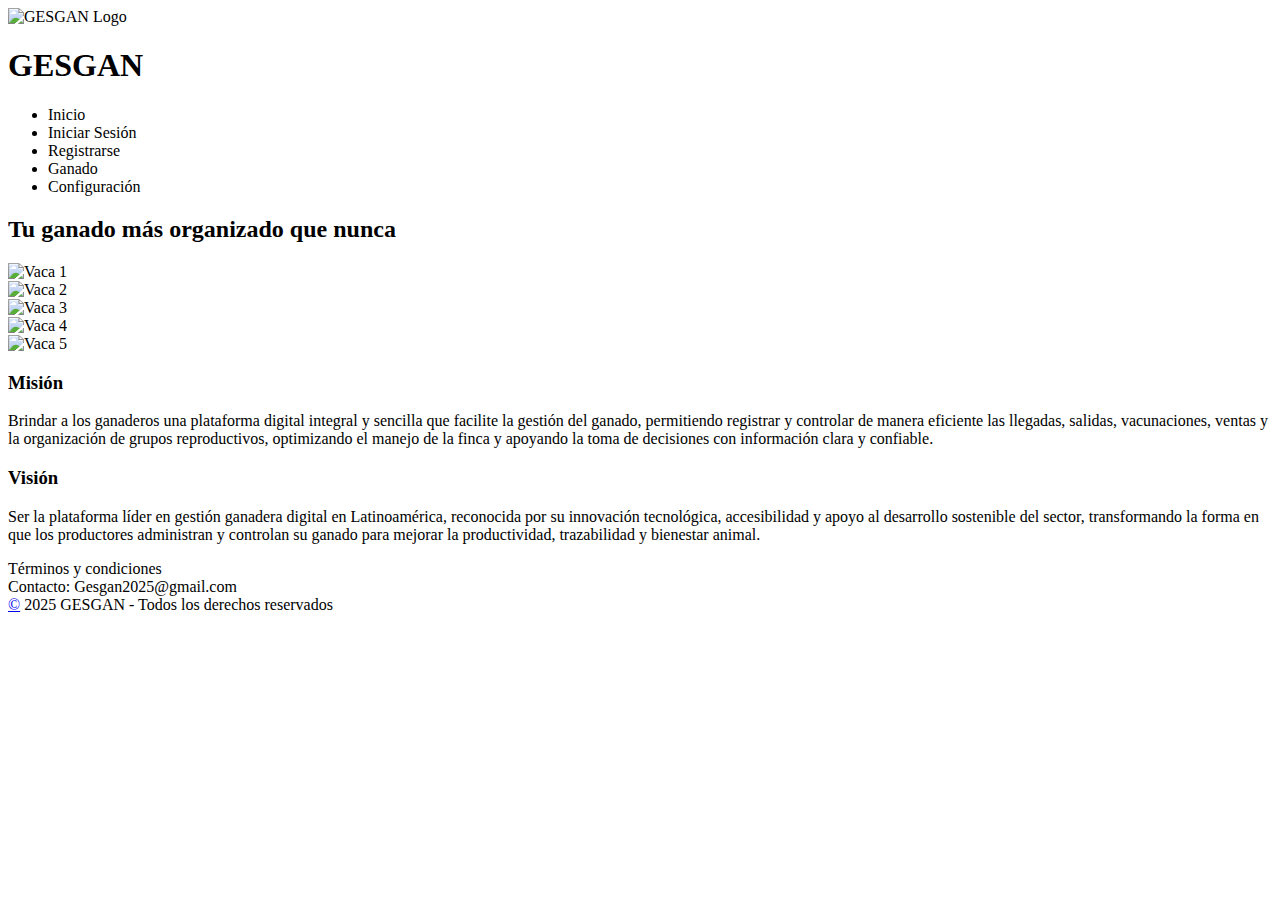
<file: aplicacion-web-gesgan/src/main/resources/templates/index.html>
<!DOCTYPE html>
<html lang="es" xmlns:th="http://www.thymeleaf.org">
<head>
    <meta charset="UTF-8">
    <meta name="viewport" content="width=device-width, initial-scale=1.0">
    <title>GESGAN - Sistema de Gestión Ganadera</title>
    <link rel="stylesheet" th:href="@{/css/index.css}">
</head>
<body>
    <!-- Header Dinámico -->
    <header>
        <div class="header-content">
            <div class="logo">
                <img th:src="@{/css/imgs/logomn.png}" alt="GESGAN Logo">
                <h1>GESGAN</h1>
            </div>                          
            <nav>
                <ul>
                    <li><a th:href="@{/}" class="active">Inicio</a></li>
                    <li th:if="${!usuarioLogueado}"><a th:href="@{/login}">Iniciar Sesión</a></li>
                    <li th:if="${!usuarioLogueado}"><a th:href="@{/registro}">Registrarse</a></li>
                    <li th:if="${usuarioLogueado}"><a th:href="@{/ganado}">Ganado</a></li>
                    <li th:if="${usuarioLogueado}"><a th:href="@{/config}">Configuración</a></li>
                </ul>
            </nav>
        </div>
    </header>

    <!-- Hero Section -->
    <section class="hero">
        <div class="hero-content">
            <h2>Tu ganado más organizado que nunca</h2>
            <div th:if="${!usuarioLogueado}" style="margin-top: 20px;">
            </div>
        </div>
    </section>

    <!-- Galería de Ganado -->
    <section class="ganado-section">
        <div class="galeria-ganado">
            <div class="imagen-ganado">
                <img th:src="@{/css/imgs/vaca1.png}" alt="Vaca 1">
            </div>
            <div class="imagen-ganado">
                <img th:src="@{/css/imgs/vaca2.png}" alt="Vaca 2">
            </div>
            <div class="imagen-ganado">
                <img th:src="@{/css/imgs/vaca3.png}" alt="Vaca 3">
            </div>
            <div class="imagen-ganado">
                <img th:src="@{/css/imgs/vaca4.png}" alt="Vaca 4">
            </div>
            <div class="imagen-ganado">
                <img th:src="@{/css/imgs/vaca5.png}" alt="Vaca 5">
            </div>
        </div>
    </section>

    <!-- Misión y Visión -->
    <section class="mission-vision">
        <div class="mv-container">
            <div class="mv-box">
                <h3>Misión</h3>
                <p>Brindar a los ganaderos una plataforma digital integral y sencilla que facilite la gestión del ganado, permitiendo registrar y controlar de manera eficiente las llegadas, salidas, vacunaciones, ventas y la organización de grupos reproductivos, optimizando el manejo de la finca y apoyando la toma de decisiones con información clara y confiable.</p>
            </div>
            <div class="mv-box">
                <h3>Visión</h3>
                <p>Ser la plataforma líder en gestión ganadera digital en Latinoamérica, reconocida por su innovación tecnológica, accesibilidad y apoyo al desarrollo sostenible del sector, transformando la forma en que los productores administran y controlan su ganado para mejorar la productividad, trazabilidad y bienestar animal.</p>
            </div>
        </div>
    </section>

    <!-- Footer -->
    <div class="terms-contact-container">
        <div class="terms-contact-content">
            <div class="terms">Términos y condiciones</div>
            <div class="contact-email">Contacto: Gesgan2025@gmail.com</div>
        </div>
    </div>

    <footer>
        <div class="footer">
            <div class="copyright">
                <a href="https://www.archivoseladio.com" class="copyright-link" target="_blank">©</a> 
                2025 GESGAN - Todos los derechos reservados
            </div>
        </div>
    </footer>

    <script>
        // Animación del hero
        const heroContent = document.querySelector('.hero-content');
        heroContent.style.opacity = '0';
        heroContent.style.transform = 'translateY(20px)';
        
        setTimeout(() => {
            heroContent.style.transition = 'opacity 1s ease, transform 1s ease';
            heroContent.style.opacity = '1';
            heroContent.style.transform = 'translateY(0)';
        }, 300);
    </script>
</body>
</html>
</file>
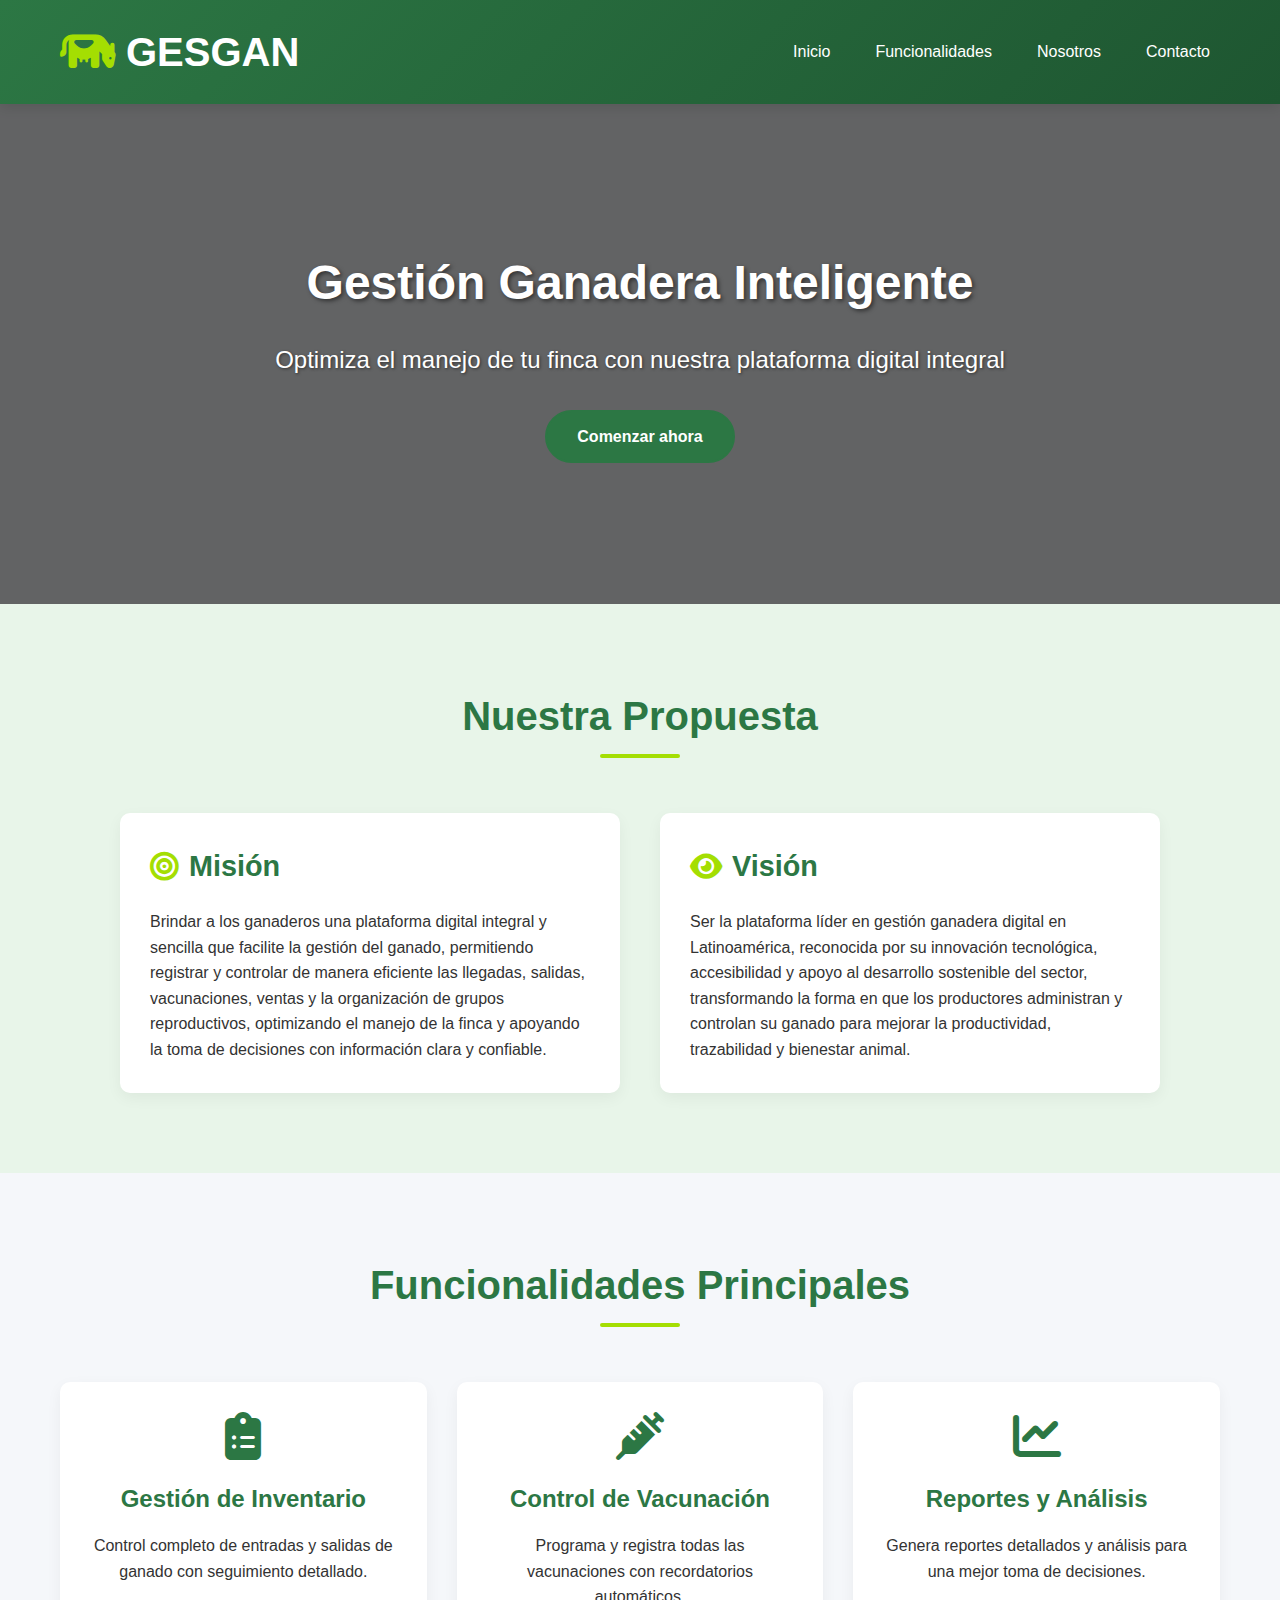
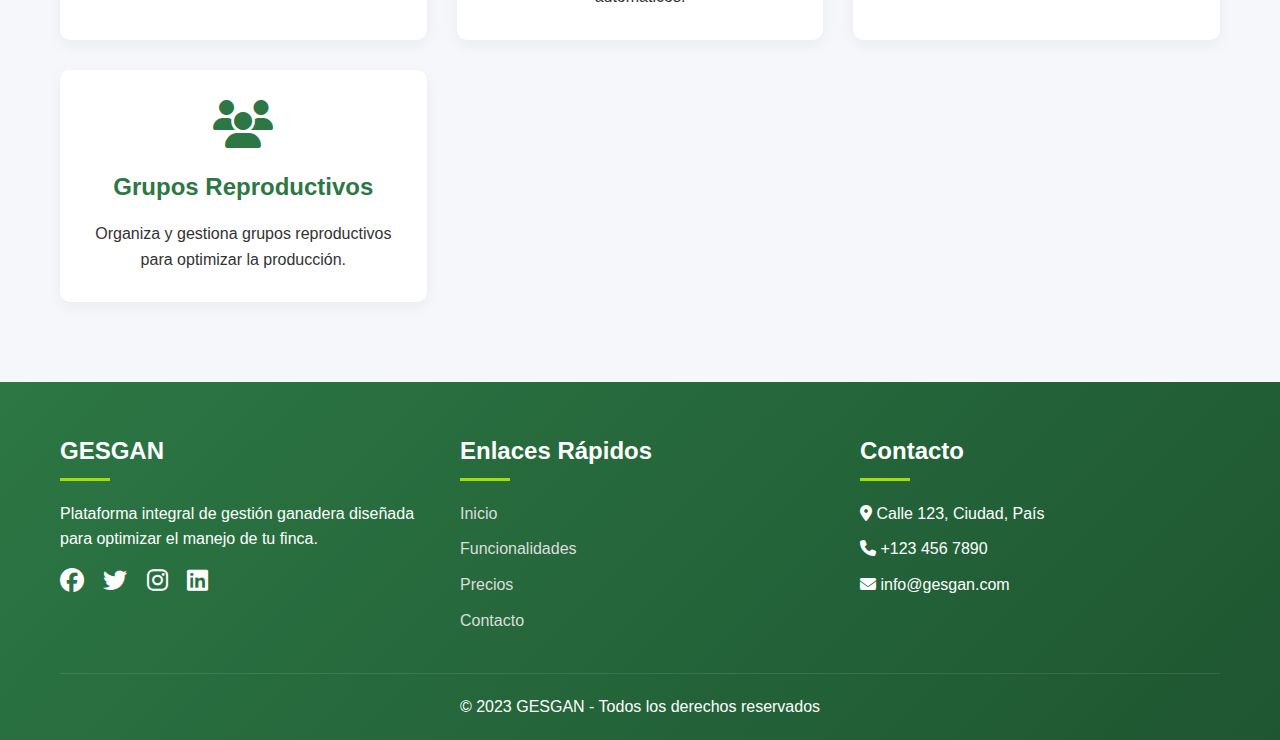
<file: aplicacion-web-gesgan/aplicacion-web-gesgan/src/main/resources/templates/index.html>
<!DOCTYPE html>
<html lang="es">
<head>
    <meta charset="UTF-8">
    <meta name="viewport" content="width=device-width, initial-scale=1.0">
    <title>GESGAN - Sistema de Gestión Ganadera</title>
    <link rel="stylesheet" href="https://cdnjs.cloudflare.com/ajax/libs/font-awesome/6.4.0/css/all.min.css">
    <style>
        * {
            margin: 0;
            padding: 0;
            box-sizing: border-box;
            font-family: 'Segoe UI', Tahoma, Geneva, Verdana, sans-serif;
        }
        
        body {
            background-color: #f5f7fa;
            color: #333;
            line-height: 1.6;
        }
        
        .container {
            max-width: 1200px;
            margin: 0 auto;
            padding: 0 20px;
        }
        
        /* Header */
        header {
            background: linear-gradient(135deg, #2c7744 0%, #1e5631 100%);
            color: white;
            padding: 20px 0;
            box-shadow: 0 4px 12px rgba(0, 0, 0, 0.1);
        }
        
        .header-content {
            display: flex;
            justify-content: space-between;
            align-items: center;
        }
        
        .logo {
            display: flex;
            align-items: center;
        }
        
        .logo h1 {
            font-size: 2.5rem;
            margin-left: 10px;
            font-weight: 700;
        }
        
        .logo-icon {
            font-size: 2.8rem;
            color: #a4de02;
        }
        
        nav ul {
            display: flex;
            list-style: none;
        }
        
        nav ul li {
            margin-left: 25px;
        }
        
        nav ul li a {
            color: white;
            text-decoration: none;
            font-weight: 500;
            transition: color 0.3s;
            padding: 5px 10px;
            border-radius: 4px;
        }
        
        nav ul li a:hover {
            color: #a4de02;
            background-color: rgba(255, 255, 255, 0.1);
        }
        
        /* Hero Section */
        .hero {
            background: url('https://images.unsplash.com/photo-1473448912268-2022ce9509d8?ixlib=rb-4.0.3&ixid=MnwxMjA3fDB8MHxwaG90by1wYWdlfHx8fGVufDB8fHx8&auto=format&fit=crop&w=1440&q=80') no-repeat center center/cover;
            height: 500px;
            display: flex;
            align-items: center;
            color: white;
            text-align: center;
            position: relative;
        }
        
        .hero::before {
            content: '';
            position: absolute;
            top: 0;
            left: 0;
            width: 100%;
            height: 100%;
            background: rgba(0, 0, 0, 0.6);
        }
        
        .hero-content {
            position: relative;
            max-width: 800px;
            margin: 0 auto;
            padding: 0 20px;
        }
        
        .hero h2 {
            font-size: 3rem;
            margin-bottom: 20px;
            text-shadow: 2px 2px 4px rgba(0, 0, 0, 0.5);
        }
        
        .hero p {
            font-size: 1.5rem;
            margin-bottom: 30px;
            text-shadow: 1px 1px 3px rgba(0, 0, 0, 0.5);
        }
        
        .btn {
            display: inline-block;
            background-color: #2c7744;
            color: white;
            padding: 12px 30px;
            text-decoration: none;
            border-radius: 50px;
            font-weight: 600;
            transition: all 0.3s;
            border: 2px solid #2c7744;
        }
        
        .btn:hover {
            background-color: transparent;
            color: #2c7744;
        }
        
        /* Sections */
        section {
            padding: 80px 0;
        }
        
        .section-title {
            text-align: center;
            margin-bottom: 50px;
        }
        
        .section-title h2 {
            font-size: 2.5rem;
            color: #2c7744;
            margin-bottom: 15px;
            position: relative;
            display: inline-block;
        }
        
        .section-title h2::after {
            content: '';
            position: absolute;
            bottom: -10px;
            left: 50%;
            transform: translateX(-50%);
            width: 80px;
            height: 4px;
            background-color: #a4de02;
            border-radius: 2px;
        }
        
        .section-content {
            display: flex;
            flex-wrap: wrap;
            justify-content: center;
            gap: 30px;
        }
        
        .card {
            background: white;
            border-radius: 10px;
            overflow: hidden;
            box-shadow: 0 5px 15px rgba(0, 0, 0, 0.1);
            transition: transform 0.3s;
            max-width: 350px;
        }
        
        .card:hover {
            transform: translateY(-10px);
        }
        
        .card-img {
            height: 200px;
            overflow: hidden;
        }
        
        .card-img img {
            width: 100%;
            height: 100%;
            object-fit: cover;
            transition: transform 0.5s;
        }
        
        .card:hover .card-img img {
            transform: scale(1.1);
        }
        
        .card-content {
            padding: 25px;
        }
        
        .card h3 {
            font-size: 1.5rem;
            color: #2c7744;
            margin-bottom: 15px;
        }
        
        /* Mission & Vision */
        .mission-vision {
            background-color: #e8f5e9;
        }
        
        .mv-container {
            display: flex;
            flex-wrap: wrap;
            justify-content: center;
            gap: 40px;
        }
        
        .mv-box {
            flex: 1;
            min-width: 300px;
            max-width: 500px;
            background: white;
            padding: 30px;
            border-radius: 10px;
            box-shadow: 0 5px 15px rgba(0, 0, 0, 0.05);
        }
        
        .mv-box h3 {
            color: #2c7744;
            font-size: 1.8rem;
            margin-bottom: 20px;
            display: flex;
            align-items: center;
        }
        
        .mv-box h3 i {
            margin-right: 10px;
            color: #a4de02;
        }
        
        /* Features */
        .features-grid {
            display: grid;
            grid-template-columns: repeat(auto-fit, minmax(300px, 1fr));
            gap: 30px;
        }
        
        .feature {
            text-align: center;
            padding: 30px;
            background: white;
            border-radius: 10px;
            box-shadow: 0 5px 15px rgba(0, 0, 0, 0.05);
            transition: transform 0.3s;
        }
        
        .feature:hover {
            transform: translateY(-5px);
        }
        
        .feature i {
            font-size: 3rem;
            color: #2c7744;
            margin-bottom: 20px;
        }
        
        .feature h3 {
            font-size: 1.5rem;
            margin-bottom: 15px;
            color: #2c7744;
        }
        
        /* Footer */
        footer {
            background: linear-gradient(135deg, #2c7744 0%, #1e5631 100%);
            color: white;
            padding: 50px 0 20px;
        }
        
        .footer-content {
            display: flex;
            flex-wrap: wrap;
            justify-content: space-between;
            gap: 40px;
            margin-bottom: 30px;
        }
        
        .footer-section {
            flex: 1;
            min-width: 250px;
        }
        
        .footer-section h3 {
            font-size: 1.5rem;
            margin-bottom: 20px;
            position: relative;
            padding-bottom: 10px;
        }
        
        .footer-section h3::after {
            content: '';
            position: absolute;
            bottom: 0;
            left: 0;
            width: 50px;
            height: 3px;
            background-color: #a4de02;
        }
        
        .footer-section p {
            margin-bottom: 10px;
        }
        
        .footer-section ul {
            list-style: none;
        }
        
        .footer-section ul li {
            margin-bottom: 10px;
        }
        
        .footer-section ul li a {
            color: #ddd;
            text-decoration: none;
            transition: color 0.3s;
        }
        
        .footer-section ul li a:hover {
            color: #a4de02;
        }
        
        .social-icons a {
            display: inline-block;
            margin-right: 15px;
            color: white;
            font-size: 1.5rem;
            transition: color 0.3s;
        }
        
        .social-icons a:hover {
            color: #a4de02;
        }
        
        .footer-bottom {
            text-align: center;
            padding-top: 20px;
            border-top: 1px solid rgba(255, 255, 255, 0.1);
        }
        
        /* Responsive */
        @media (max-width: 768px) {
            .header-content {
                flex-direction: column;
                text-align: center;
            }
            
            nav ul {
                margin-top: 20px;
                justify-content: center;
            }
            
            nav ul li {
                margin: 0 10px;
            }
            
            .hero h2 {
                font-size: 2.2rem;
            }
            
            .hero p {
                font-size: 1.2rem;
            }
            
            .section-title h2 {
                font-size: 2rem;
            }
        }
    </style>
</head>
<body>
    <!-- Header -->
    <header>
        <div class="container header-content">
            <div class="logo">
                <i class="fas fa-cow logo-icon"></i>
                <h1>GESGAN</h1>
            </div>
            <nav>
                <ul>
                    <li><a href="#">Inicio</a></li>
                    <li><a href="#">Funcionalidades</a></li>
                    <li><a href="#">Nosotros</a></li>
                    <li><a href="#">Contacto</a></li>
                </ul>
            </nav>
        </div>
    </header>

    <!-- Hero Section -->
    <section class="hero">
        <div class="hero-content">
            <h2>Gestión Ganadera Inteligente</h2>
            <p>Optimiza el manejo de tu finca con nuestra plataforma digital integral</p>
            <a href="#" class="btn">Comenzar ahora</a>
        </div>
    </section>

    <!-- Mission & Vision -->
    <section class="mission-vision">
        <div class="container">
            <div class="section-title">
                <h2>Nuestra Propuesta</h2>
            </div>
            <div class="mv-container">
                <div class="mv-box">
                    <h3><i class="fas fa-bullseye"></i> Misión</h3>
                    <p>Brindar a los ganaderos una plataforma digital integral y sencilla que facilite la gestión del ganado, permitiendo registrar y controlar de manera eficiente las llegadas, salidas, vacunaciones, ventas y la organización de grupos reproductivos, optimizando el manejo de la finca y apoyando la toma de decisiones con información clara y confiable.</p>
                </div>
                <div class="mv-box">
                    <h3><i class="fas fa-eye"></i> Visión</h3>
                    <p>Ser la plataforma líder en gestión ganadera digital en Latinoamérica, reconocida por su innovación tecnológica, accesibilidad y apoyo al desarrollo sostenible del sector, transformando la forma en que los productores administran y controlan su ganado para mejorar la productividad, trazabilidad y bienestar animal.</p>
                </div>
            </div>
        </div>
    </section>

    <!-- Features -->
    <section class="features">
        <div class="container">
            <div class="section-title">
                <h2>Funcionalidades Principales</h2>
            </div>
            <div class="features-grid">
                <div class="feature">
                    <i class="fas fa-clipboard-list"></i>
                    <h3>Gestión de Inventario</h3>
                    <p>Control completo de entradas y salidas de ganado con seguimiento detallado.</p>
                </div>
                <div class="feature">
                    <i class="fas fa-syringe"></i>
                    <h3>Control de Vacunación</h3>
                    <p>Programa y registra todas las vacunaciones con recordatorios automáticos.</p>
                </div>
                <div class="feature">
                    <i class="fas fa-chart-line"></i>
                    <h3>Reportes y Análisis</h3>
                    <p>Genera reportes detallados y análisis para una mejor toma de decisiones.</p>
                </div>
                <div class="feature">
                    <i class="fas fa-users"></i>
                    <h3>Grupos Reproductivos</h3>
                    <p>Organiza y gestiona grupos reproductivos para optimizar la producción.</p>
                </div>
            </div>
        </div>
    </section>

    <!-- Footer -->
    <footer>
        <div class="container">
            <div class="footer-content">
                <div class="footer-section">
                    <h3>GESGAN</h3>
                    <p>Plataforma integral de gestión ganadera diseñada para optimizar el manejo de tu finca.</p>
                    <div class="social-icons">
                        <a href="#"><i class="fab fa-facebook"></i></a>
                        <a href="#"><i class="fab fa-twitter"></i></a>
                        <a href="#"><i class="fab fa-instagram"></i></a>
                        <a href="#"><i class="fab fa-linkedin"></i></a>
                    </div>
                </div>
                <div class="footer-section">
                    <h3>Enlaces Rápidos</h3>
                    <ul>
                        <li><a href="#">Inicio</a></li>
                        <li><a href="#">Funcionalidades</a></li>
                        <li><a href="#">Precios</a></li>
                        <li><a href="#">Contacto</a></li>
                    </ul>
                </div>
                <div class="footer-section">
                    <h3>Contacto</h3>
                    <p><i class="fas fa-map-marker-alt"></i> Calle 123, Ciudad, País</p>
                    <p><i class="fas fa-phone"></i> +123 456 7890</p>
                    <p><i class="fas fa-envelope"></i> info@gesgan.com</p>
                </div>
            </div>
            <div class="footer-bottom">
                <p>&copy; 2023 GESGAN - Todos los derechos reservados</p>
            </div>
        </div>
    </footer>

    <script>
        // Simple JavaScript para mejorar la interacción
        document.addEventListener('DOMContentLoaded', function() {
            const cards = document.querySelectorAll('.card, .feature');
            
            cards.forEach(card => {
                card.addEventListener('mouseenter', function() {
                    this.style.cursor = 'pointer';
                });
                
                card.addEventListener('click', function() {
                    alert('¡Gracias por tu interés en GESGAN! Próximamente más funcionalidades.');
                });
            });
            
            // Animación para el hero text
            const heroContent = document.querySelector('.hero-content');
            heroContent.style.opacity = 0;
            heroContent.style.transform = 'translateY(20px)';
            
            setTimeout(() => {
                heroContent.style.transition = 'opacity 1s ease, transform 1s ease';
                heroContent.style.opacity = 1;
                heroContent.style.transform = 'translateY(0)';
            }, 300);
        });
    </script>
</body>
</html>
</file>
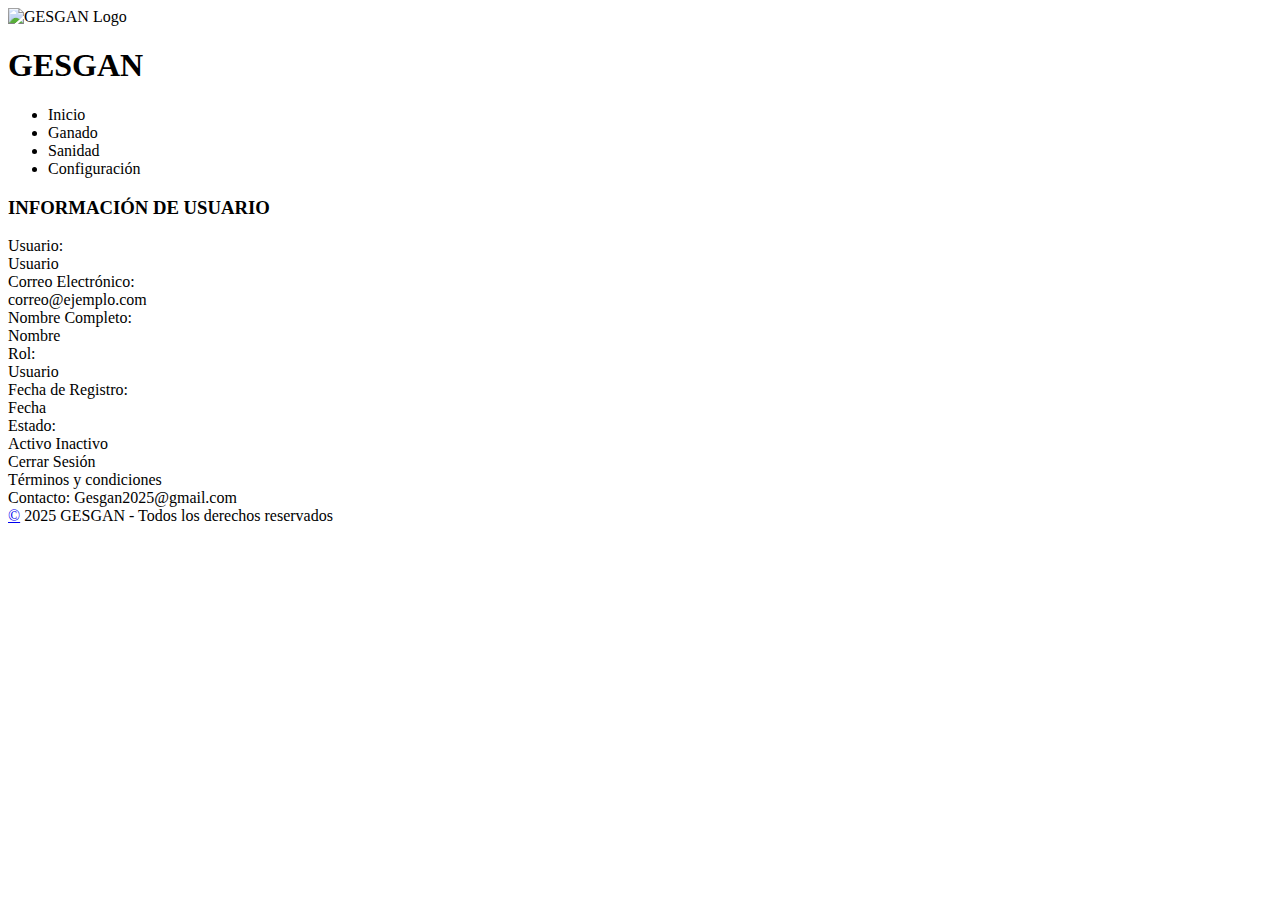
<file: aplicacion-web-gesgan/src/main/resources/templates/config.html>
<!DOCTYPE html>
<html lang="es" xmlns:th="http://www.thymeleaf.org">
<head>
    <meta charset="UTF-8">
    <meta name="viewport" content="width=device-width, initial-scale=1.0">
    <title>Configuración - GESGAN</title>
    <link rel="stylesheet" th:href="@{/css/config.css}">
</head>
<body>
    <header>
        <div class="header-content">
            <div class="logo">
                <img th:src="@{/css/imgs/logomn.png}" alt="GESGAN Logo">
                <h1>GESGAN</h1>
            </div>                          
            <nav>
                <ul>
                    <li><a th:href="@{/}">Inicio</a></li>
                    <li><a th:href="@{/ganado}">Ganado</a></li>
                    <li><a th:href="@{/sanidad}">Sanidad</a></li>
                    <li><a th:href="@{/config}" class="active">Configuración</a></li>
                </ul>
            </nav>
        </div>
    </header>

    <!-- Información de Sesión -->
    <div th:if="${usuarioLogueado}" class="session-info">   
    </div>

    <main class="content-section">
        <section class="section-title">
            <h3>INFORMACIÓN DE USUARIO</h3>
        </section>

        <section class="content">
            <!-- Tarjeta de Información del Usuario -->
            <div class="user-info-card">
                <div class="info-item">
                    <span class="info-label">Usuario:</span>
                    <div class="info-value" th:text="${usuario.username}">Usuario</div>
                </div>
                
                <div class="info-item">
                    <span class="info-label">Correo Electrónico:</span>
                    <div class="info-value" th:text="${usuario.correo}">correo@ejemplo.com</div>
                </div>
                
                <div class="info-item">
                    <span class="info-label">Nombre Completo:</span>
                    <div class="info-value" th:text="${usuario.nombre != null ? usuario.nombre : 'No especificado'}">Nombre</div>
                </div>
                
                <div class="info-item">
                    <span class="info-label">Rol:</span>
                    <div class="info-value" th:text="${usuario.rol}">Usuario</div>
                </div>
                
                <div class="info-item">
                    <span class="info-label">Fecha de Registro:</span>
                    <div class="info-value" th:text="${#temporals.format(usuario.fechaCreacion, 'dd/MM/yyyy HH:mm')}">Fecha</div>
                </div>
                
                <div class="info-item">
                    <span class="info-label">Estado:</span>
                    <div class="info-value">
                        <span th:if="${usuario.activo}" class="status-active">Activo</span>
                        <span th:unless="${usuario.activo}" class="status-inactive">Inactivo</span>
                    </div>
                </div>
            </div>

            <!-- Botón de Cerrar Sesión -->
            <div class="logout-section">
                <a th:href="@{/logout}" class="btn-logout">Cerrar Sesión</a>
            </div>
        </section>
    </main>

    <div class="terms-contact-container">
        <div class="terms-contact-content">
            <div class="terms">Términos y condiciones</div>
            <div class="contact-email">Contacto: Gesgan2025@gmail.com</div>
        </div>
    </div>

    <footer>
        <div class="footer">
            <div class="copyright">
                <a href="https://www.archivoseladio.com" class="copyright-link" target="_blank">©</a> 
                2025 GESGAN - Todos los derechos reservados
            </div>
        </div>
    </footer>
</body>
</html>
</file>
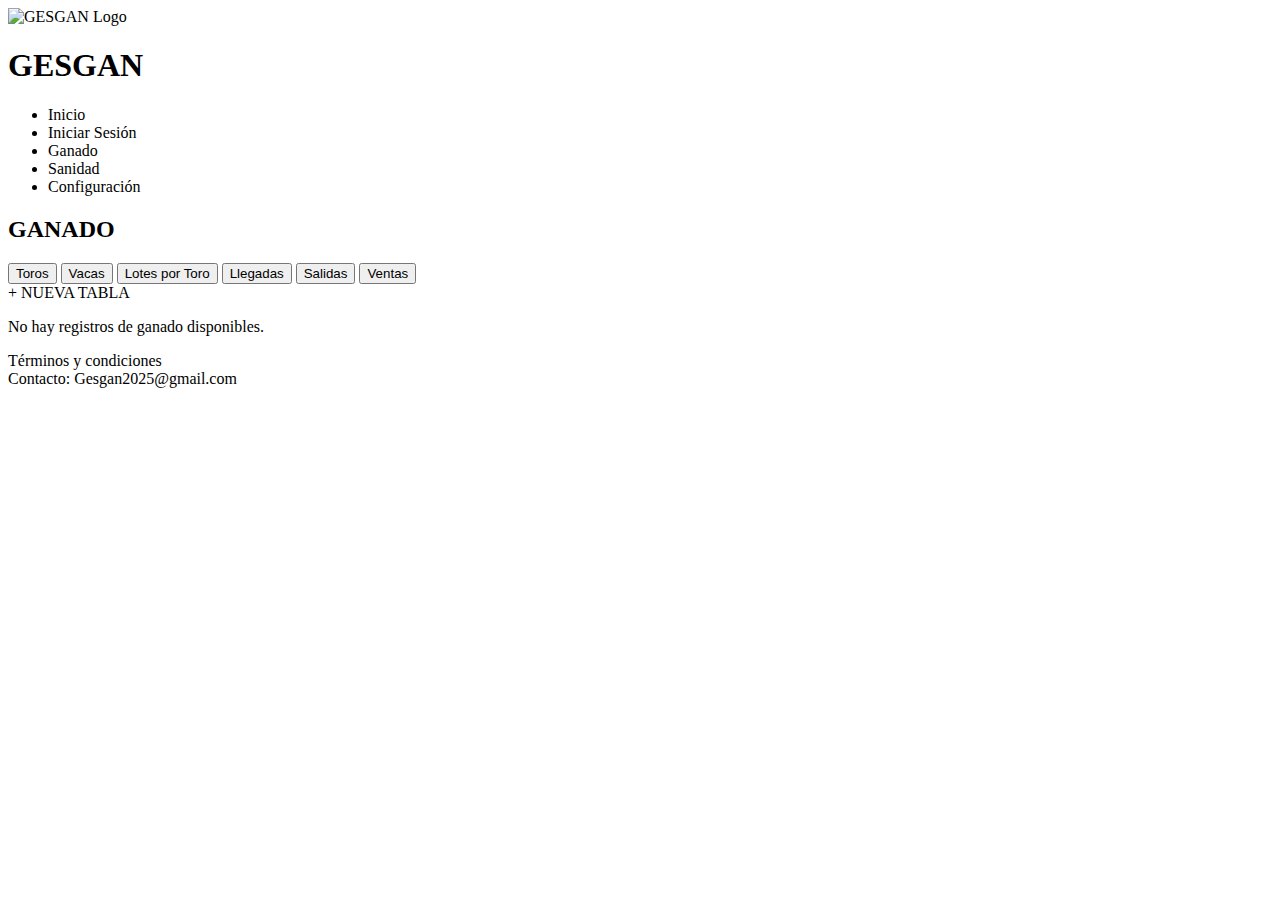
<file: aplicacion-web-gesgan/src/main/resources/templates/ganado.html>
<!DOCTYPE html>
<html lang="es" xmlns:th="http://www.thymeleaf.org">
<head>
    <meta charset="UTF-8">
    <meta name="viewport" content="width=device-width, initial-scale=1.0">
    <title>Ganado - GESGAN</title>
    <link rel="stylesheet" th:href="@{/css/ganado.css}">
</head>
<body>
<header>
    <div class="container header-content">
        <div class="logo">
            <img th:src="@{/css/imgs/logomn.png}" alt="GESGAN Logo" style="height: 35px;">
            <h1>GESGAN</h1>
        </div>
        <nav>
            <ul>
                <li><a th:href="@{/}">Inicio</a></li>
                <li><a th:href="@{/login}">Iniciar Sesión</a></li>
                <li><a th:href="@{/ganado}" class="active">Ganado</a></li>
                <li><a th:href="@{/sanidad}">Sanidad</a></li>
                <li><a th:href="@{/configuracion}">Configuración</a></li>
            </ul>
        </nav>
    </div>
</header>

<main>
    <section class="section-title">
        <h2>GANADO</h2>
    </section>

    <section class="tabs">
        <button class="tab active">Toros</button>
        <button class="tab">Vacas</button>
        <button class="tab">Lotes por Toro</button>
        <button class="tab">Llegadas</button>
        <button class="tab">Salidas</button>
        <button class="tab">Ventas</button>
    </section>

    <section class="content">
        <div class="new-table">+ NUEVA TABLA</div>

        <div class="cards">
            <div th:if="${#lists.isEmpty(ganados)}" class="empty-message">
                <p>No hay registros de ganado disponibles.</p>
            </div>

            <div class="card" th:each="g : ${ganados}">
                <p th:text="${g.nombre}"></p>
            </div>
        </div>
    </section>
</main>

<footer>
    <div class="footer-container">
        <div class="terms">Términos y condiciones</div>
        <div class="contact">Contacto: Gesgan2025@gmail.com</div>
    </div>
</footer>
</body>
</html>
</file>
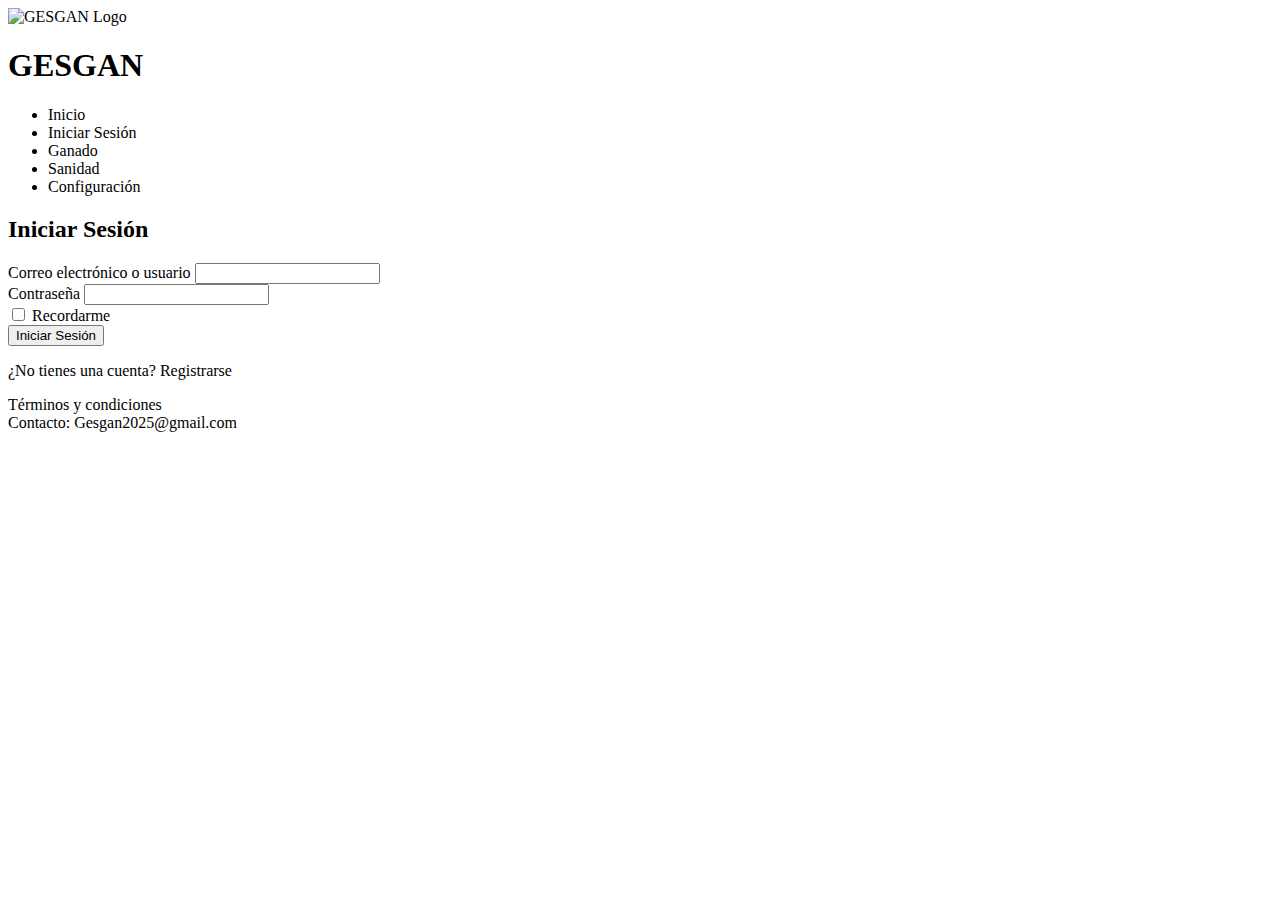
<file: aplicacion-web-gesgan/src/main/resources/templates/login.html>
<!DOCTYPE html>
<html lang="es" xmlns:th="http://www.thymeleaf.org">
<head>
    <meta charset="UTF-8">
    <meta name="viewport" content="width=device-width, initial-scale=1.0">
    <title>Iniciar Sesión - GESGAN</title>
    <link rel="stylesheet" th:href="@{/css/login.css}">
</head>
<body>
    <header>
        <div class="container header-content">
            <div class="logo">
                <img th:src="@{/css/imgs/logomn.png}" alt="GESGAN Logo" style="height: 35px;">
                <h1>GESGAN</h1>
            </div>                          
        <nav>
            <ul>
                <li><a th:href="@{/}">Inicio</a></li>
                <li><a th:href="@{/login}">Iniciar Sesión</a></li>
                <li><a th:href="@{/ganado}">Ganado</a></li>
                <li><a th:href="@{/sanidad}">Sanidad</a></li>
                <li><a th:href="@{/configuracion}">Configuración</a></li>
            </ul>
        </nav>
        </div>
    </header>
            <div class="main-container">
        <div class="login-container">
            <div class="form-container">
                <form class="login-form active" th:action="@{/login}" method="post" id="loginForm">
                    <h2>Iniciar Sesión</h2>
                    
                    <div class="input-group">
                        <label for="username">Correo electrónico o usuario</label>
                        <input type="text" id="username" name="username" required>
                    </div>
                    
                    <div class="input-group">
                        <label for="password">Contraseña</label>
                        <input type="password" id="password" name="password" required>
                    </div>
                    
                    <div class="options">
                        <label class="checkbox">
                            <input type="checkbox" name="remember-me">
                            <span class="checkmark"></span>
                            Recordarme
                        </label>
                    </div>
                    
                    <button type="submit" class="btn-primary">Iniciar Sesión</button>
                    
                    <div class="switch-form">
                        <p>¿No tienes una cuenta? <a th:href="@{/registro}">Registrarse</a></p>
                    </div>
                </form>
            </div>
        </div>
    </div>
    <footer>
        <div class="terms-contact-container">
            <div class="terms-contact-content">
                <div class="terms">Términos y condiciones</div>
                <div class="contact-email">Contacto: Gesgan2025@gmail.com</div>
            </div>
        </div>
    </footer>
</body>
</html>
</file>
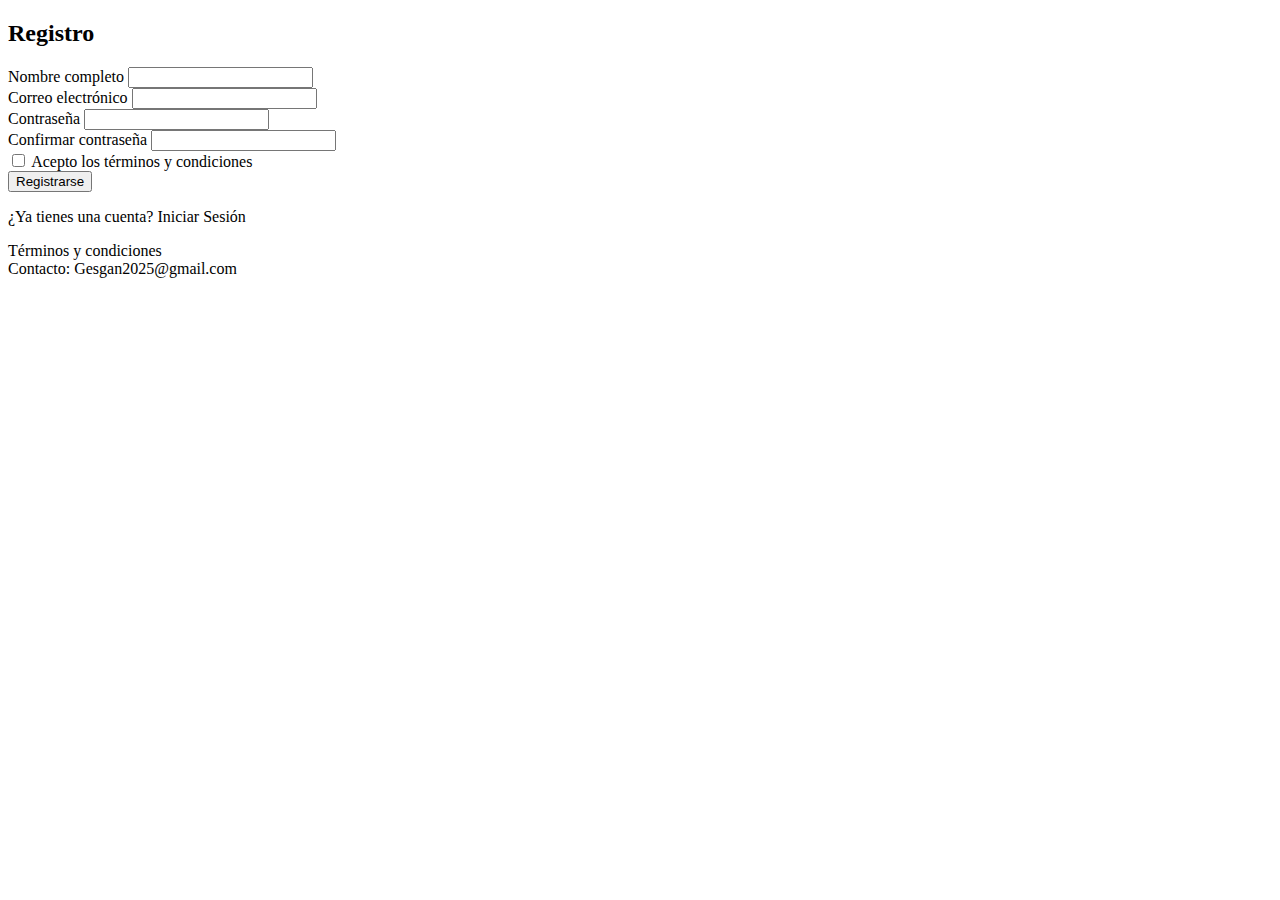
<file: aplicacion-web-gesgan/src/main/resources/templates/registro.html>
<!DOCTYPE html>
<html lang="es" xmlns:th="http://www.thymeleaf.org">
<head>
    <meta charset="UTF-8">
    <meta name="viewport" content="width=device-width, initial-scale=1.0">
    <title>Registro - GESGAN</title>
    <link rel="stylesheet" th:href="@{/css/login.css}">
</head>
<body>
    <div class="login-container">
        <div class="form-container">
            
            <form class="register-form active" th:action="@{/registro}" th:object="${usuario}" method="post" id="registerForm">
                <h2>Registro</h2>
                
                <div class="input-group">
                    <label for="nombre">Nombre completo</label>
                    <input type="text" id="nombre" th:field="*{nombre}" required>
                </div>
                
                <div class="input-group">
                    <label for="email">Correo electrónico</label>
                    <input type="email" id="email" th:field="*{email}" required>
                </div>
                
                <div class="input-group">
                    <label for="password">Contraseña</label>
                    <input type="password" id="password" th:field="*{password}" required>
                </div>
                
                <div class="input-group">
                    <label for="confirmPassword">Confirmar contraseña</label>
                    <input type="password" id="confirmPassword" name="confirmPassword" required>
                </div>
                
                <div class="terms-check">
                    <label class="checkbox">
                        <input type="checkbox" name="terms" required>
                        <span class="checkmark"></span>
                        Acepto los términos y condiciones
                    </label>
                </div>
                
                <button type="submit" class="btn-primary">Registrarse</button>
                
                <div class="switch-form">
                    <p>¿Ya tienes una cuenta? <a th:href="@{/login}">Iniciar Sesión</a></p>
                </div>
            </form>
        </div>

    <footer>
        <div class="terms-contact-container">
            <div class="terms-contact-content">
                <div class="terms">Términos y condiciones</div>
                <div class="contact-email">Contacto: Gesgan2025@gmail.com</div>
            </div>
        </div>
    </footer>
    </div>

    <script>
        // Validación de contraseñas
        document.getElementById('registerForm').addEventListener('submit', function(e) {
            const password = document.getElementById('password').value;
            const confirmPassword = document.getElementById('confirmPassword').value;
            
            if (password !== confirmPassword) {
                e.preventDefault();
                alert('Las contraseñas no coinciden');
            }
        });
    </script>
</body>
</html>
</file>
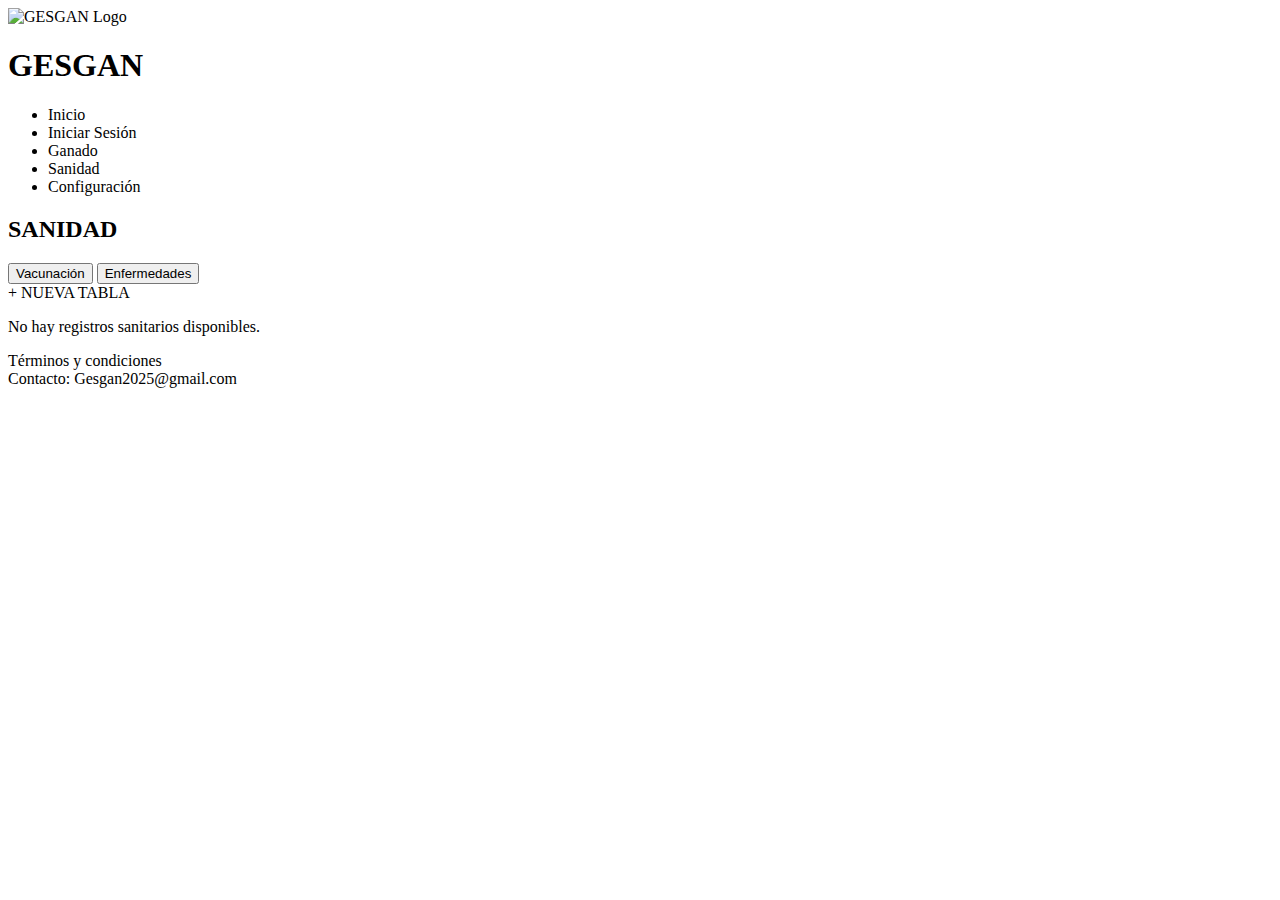
<file: aplicacion-web-gesgan/src/main/resources/templates/sanidad.html>
<!DOCTYPE html>
<html lang="es" xmlns:th="http://www.thymeleaf.org">
<head>
    <meta charset="UTF-8">
    <meta name="viewport" content="width=device-width, initial-scale=1.0">
    <title>Sanidad - GESGAN</title>
    <link rel="stylesheet" th:href="@{/css/sanidad.css}">
</head>
<body>
<header>
    <div class="container header-content">
        <div class="logo">
            <img th:src="@{/css/imgs/logomn.png}" alt="GESGAN Logo" style="height: 35px;">
            <h1>GESGAN</h1>
        </div>
        <nav>
            <ul>
                <li><a th:href="@{/}">Inicio</a></li>
                <li><a th:href="@{/login}">Iniciar Sesión</a></li>
                <li><a th:href="@{/ganado}">Ganado</a></li>
                <li><a th:href="@{/sanidad}" class="active">Sanidad</a></li>
                <li><a th:href="@{/configuracion}">Configuración</a></li>
            </ul>
        </nav>
    </div>
</header>

<main>
    <section class="section-title">
        <h2>SANIDAD</h2>
    </section>

    <section class="tabs">
        <button class="tab active">Vacunación</button>
        <button class="tab">Enfermedades</button>
    </section>

    <section class="content">
        <div class="new-table">+ NUEVA TABLA</div>

        <div class="cards">
            <div th:if="${#lists.isEmpty(registros)}" class="empty-message">
                <p>No hay registros sanitarios disponibles.</p>
            </div>

            <div class="card" th:each="r : ${registros}">
                <p th:text="${#temporals.format(r.fecha, 'dd MMMM yyyy')}"></p>
            </div>
        </div>
    </section>
</main>

<footer>
    <div class="footer-container">
        <div class="terms">Términos y condiciones</div>
        <div class="contact">Contacto: Gesgan2025@gmail.com</div>
    </div>
</footer>
</body>
</html>
</file>
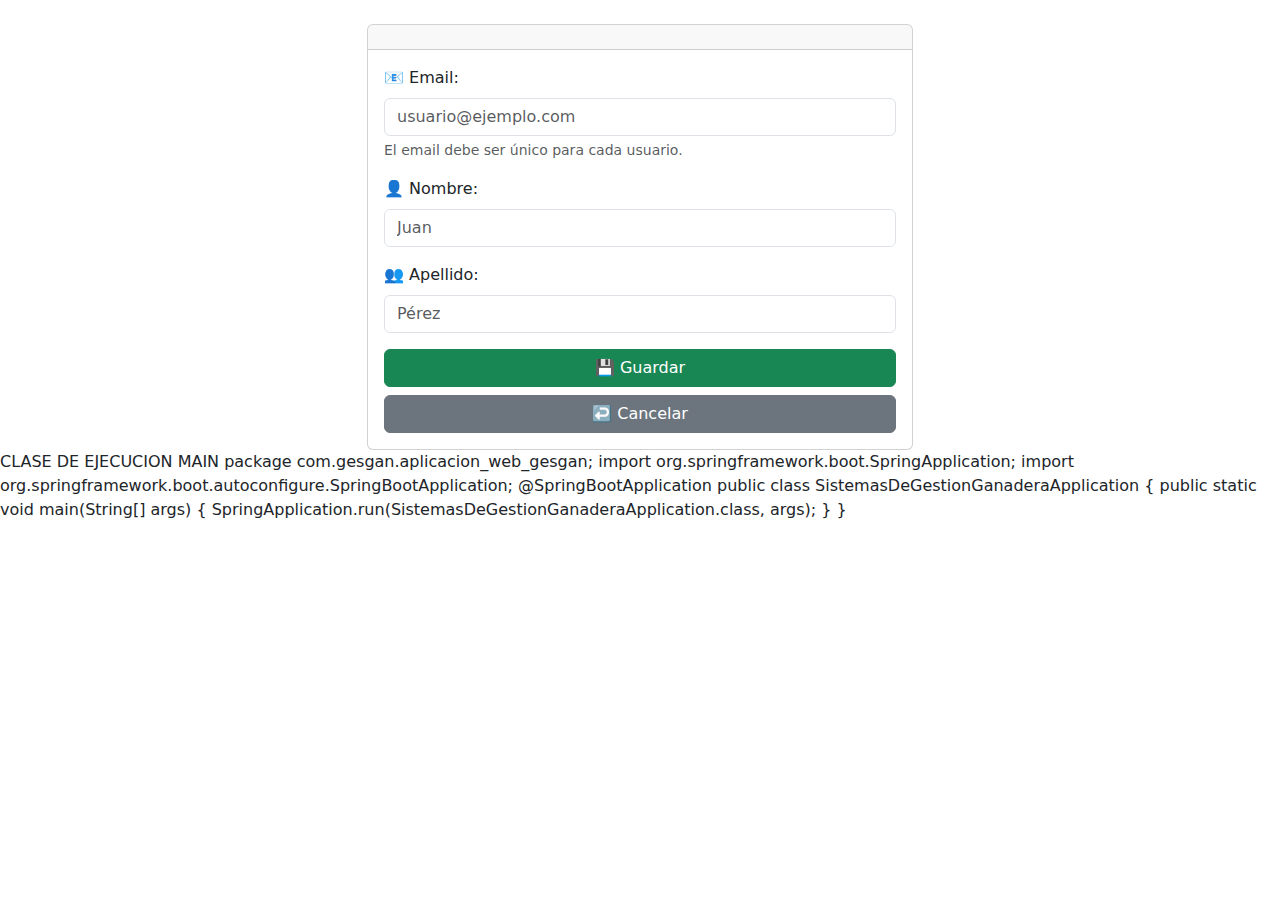
<file: src/main/resources/templates/usuarios/formulario.html>
<!DOCTYPE html>
<html xmlns:th="http://www.thymeleaf.org">
<head>
    <meta charset="UTF-8">
    <title th:text="${usuario.id} != null ? 'Editar Usuario' : 'Nuevo Usuario'">Formulario Usuario</title>
    <link href="https://cdn.jsdelivr.net/npm/bootstrap@5.1.3/dist/css/bootstrap.min.css" rel="stylesheet">
</head>
<body>
    <div class="container mt-4">
        <div class="row justify-content-center">
            <div class="col-md-6">
                <div class="card">
                    <div class="card-header">
                        <h3 th:text="${usuario.id} != null ? '✏️ Editar Usuario' : '➕ Nuevo Usuario'" 
                            class="text-center"></h3>
                    </div>
                    <div class="card-body">
                        <form th:action="@{/usuarios/guardar}" th:object="${usuario}" method="post">
                            <input type="hidden" th:field="*{id}">
                            
                            <div class="mb-3">
                                <label class="form-label">📧 Email:</label>
                                <input type="email" th:field="*{email}" class="form-control" 
                                       required placeholder="usuario@ejemplo.com">
                                <div class="form-text">El email debe ser único para cada usuario.</div>
                            </div>
                            
                            <div class="mb-3">
                                <label class="form-label">👤 Nombre:</label>
                                <input type="text" th:field="*{nombre}" class="form-control" 
                                       required placeholder="Juan">
                            </div>
                            
                            <div class="mb-3">
                                <label class="form-label">👥 Apellido:</label>
                                <input type="text" th:field="*{apellido}" class="form-control" 
                                       required placeholder="Pérez">
                            </div>
                            
                            <div class="d-grid gap-2">
                                <button type="submit" class="btn btn-success">💾 Guardar</button>
                                <a th:href="@{/usuarios}" class="btn btn-secondary">↩️ Cancelar</a>
                            </div>
                        </form>
                    </div>
                </div>
            </div>
        </div>
    </div>
    
    <script src="https://cdn.jsdelivr.net/npm/bootstrap@5.1.3/dist/js/bootstrap.bundle.min.js"></script>
</body>
</html>


CLASE DE EJECUCION MAIN

package com.gesgan.aplicacion_web_gesgan;

import org.springframework.boot.SpringApplication;
import org.springframework.boot.autoconfigure.SpringBootApplication;

@SpringBootApplication
public class SistemasDeGestionGanaderaApplication {
    
    public static void main(String[] args) {
        SpringApplication.run(SistemasDeGestionGanaderaApplication.class, args);
    }
}
</file>
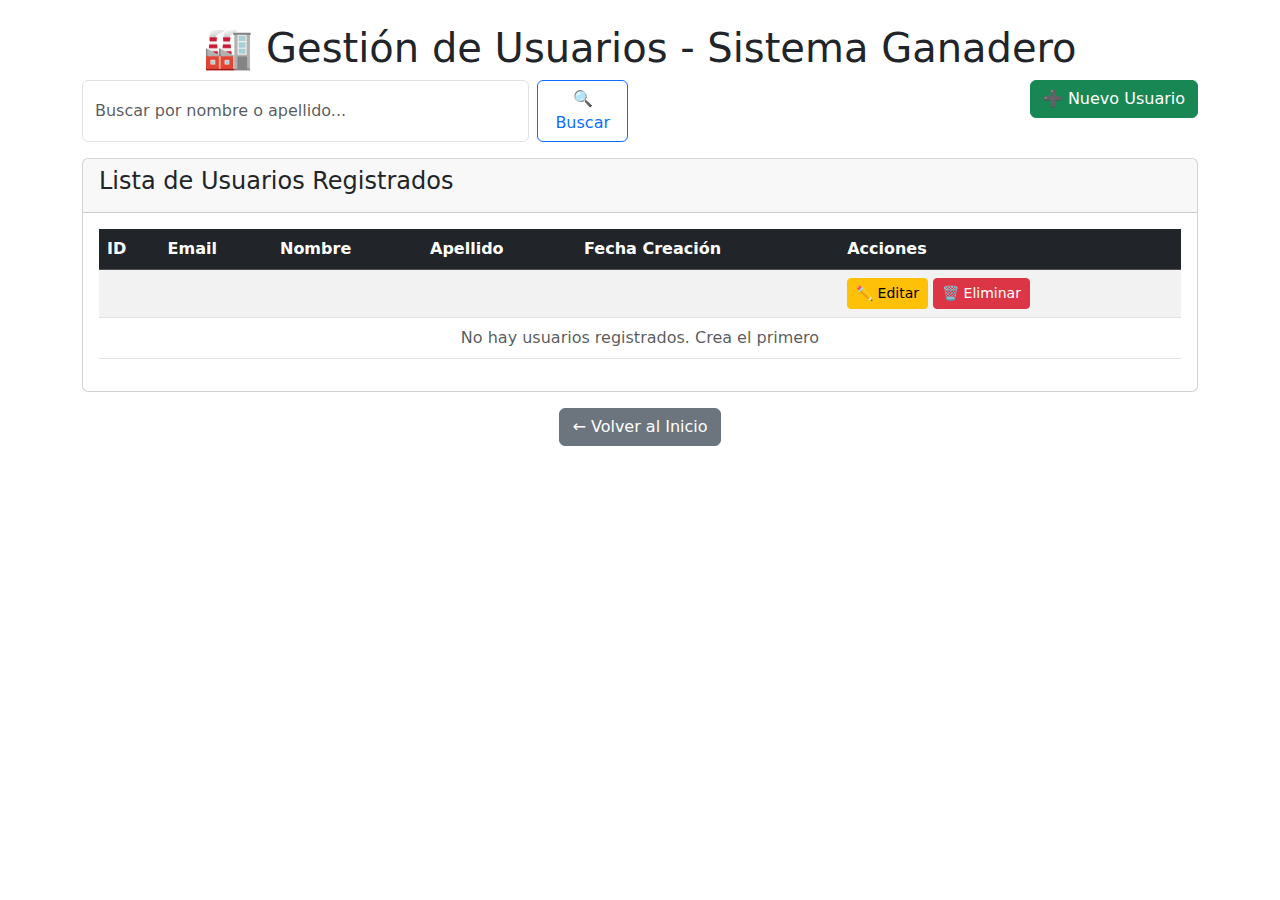
<file: src/main/resources/templates/usuarios/lista.html>
<!DOCTYPE html>
<html xmlns:th="http://www.thymeleaf.org">
<head>
    <meta charset="UTF-8">
    <title>Gestión Ganadera - Usuarios</title>
    <link href="https://cdn.jsdelivr.net/npm/bootstrap@5.1.3/dist/css/bootstrap.min.css" rel="stylesheet">
</head>
<body>
    <div class="container mt-4">
        <h1 class="text-center">🏭 Gestión de Usuarios - Sistema Ganadero</h1>
        
        <!-- Barra de búsqueda -->
        <div class="row mb-3">
            <div class="col-md-6">
                <form th:action="@{/usuarios/buscar}" method="get" class="d-flex">
                    <input type="text" name="criterio" class="form-control me-2" 
                           placeholder="Buscar por nombre o apellido...">
                    <button type="submit" class="btn btn-outline-primary">🔍 Buscar</button>
                </form>
            </div>
            <div class="col-md-6 text-end">
                <a th:href="@{/usuarios/nuevo}" class="btn btn-success">➕ Nuevo Usuario</a>
            </div>
        </div>
        
        <!-- Tabla de usuarios -->
        <div class="card">
            <div class="card-header">
                <h4>Lista de Usuarios Registrados</h4>
            </div>
            <div class="card-body">
                <table class="table table-striped table-hover">
                    <thead class="table-dark">
                        <tr>
                            <th>ID</th>
                            <th>Email</th>
                            <th>Nombre</th>
                            <th>Apellido</th>
                            <th>Fecha Creación</th>
                            <th>Acciones</th>
                        </tr>
                    </thead>
                    <tbody>
                        <tr th:each="usuario : ${usuarios}" th:class="${usuarioStat.odd}? 'table-primary'">
                            <td th:text="${usuario.id}"></td>
                            <td th:text="${usuario.email}"></td>
                            <td th:text="${usuario.nombre}"></td>
                            <td th:text="${usuario.apellido}"></td>
                            <td th:text="${#temporals.format(usuario.fechaCreacion, 'dd/MM/yyyy HH:mm')}"></td>
                            <td>
                                <a th:href="@{/usuarios/editar/{id}(id=${usuario.id})}" 
                                   class="btn btn-warning btn-sm">✏️ Editar</a>
                                <a th:href="@{/usuarios/eliminar/{id}(id=${usuario.id})}" 
                                   class="btn btn-danger btn-sm"
                                   onclick="return confirm('¿Estás seguro de eliminar este usuario?')">🗑️ Eliminar</a>
                            </td>
                        </tr>
                        <tr th:if="${usuarios.empty}">
                            <td colspan="6" class="text-center text-muted">
                                No hay usuarios registrados. 
                                <a th:href="@{/usuarios/nuevo}">Crea el primero</a>
                            </td>
                        </tr>
                    </tbody>
                </table>
            </div>
        </div>
        
        <div class="mt-3 text-center">
            <a th:href="@{/}" class="btn btn-secondary">← Volver al Inicio</a>
        </div>
    </div>
    
    <script src="https://cdn.jsdelivr.net/npm/bootstrap@5.1.3/dist/js/bootstrap.bundle.min.js"></script>
</body>
</html>
</file>
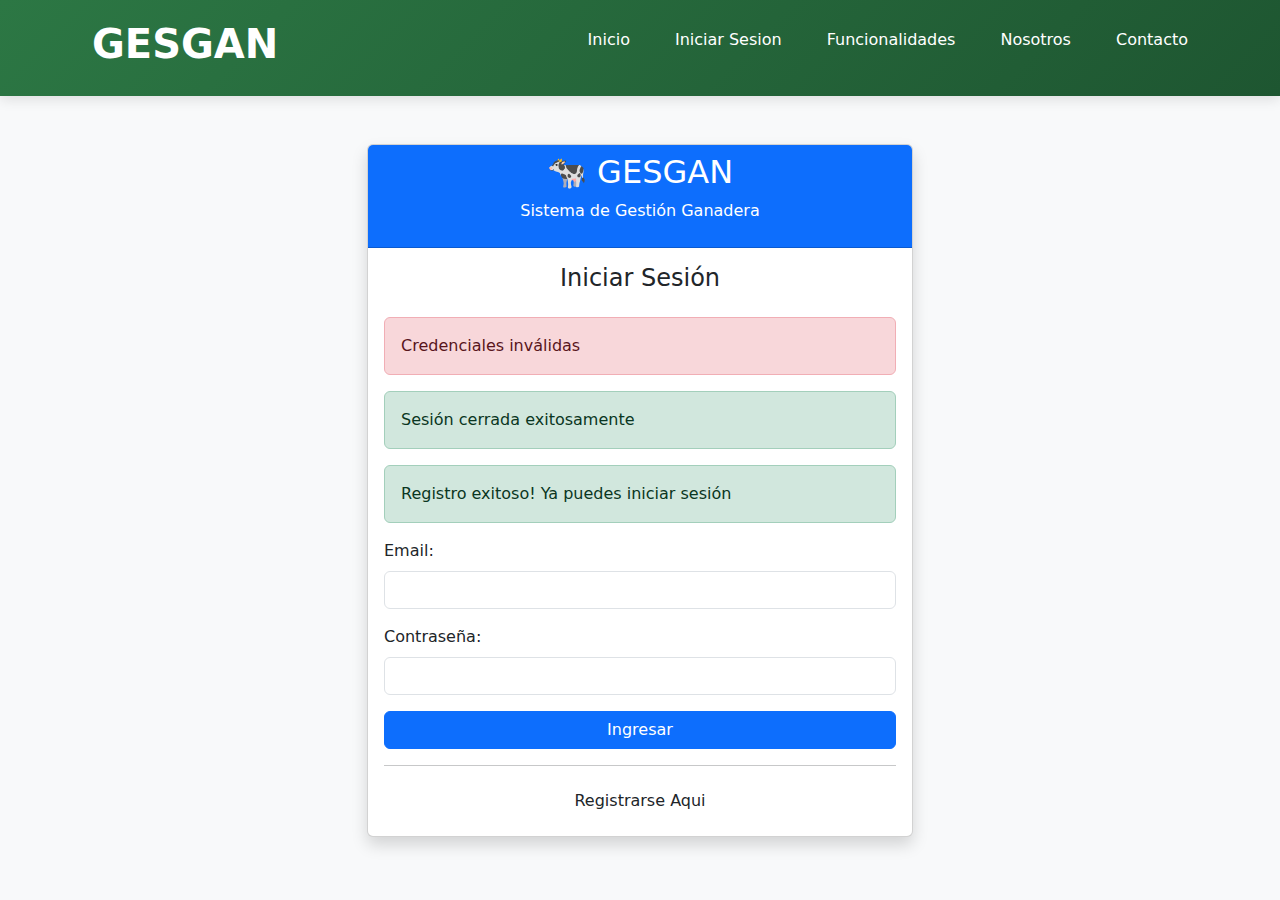
<file: aplicacion-web-gesgan/src/main/resources/templates/auth/login.html>
<!DOCTYPE html>
<html xmlns:th="http://www.thymeleaf.org">
<head>
    <meta charset="UTF-8">
    <title>GESGAN - Login</title>
    <link href="https://cdn.jsdelivr.net/npm/bootstrap@5.1.3/dist/css/bootstrap.min.css" rel="stylesheet">
</head>
<style>
    /* Header */
        header {
            background: linear-gradient(135deg, #2c7744 0%, #1e5631 100%);
            color: white;
            padding: 20px 0;
            box-shadow: 0 4px 12px rgba(0, 0, 0, 0.1);
        }
        
        .header-content {
            display: flex;
            justify-content: space-between;
            align-items: center;
        }
        
        .logo {
            display: flex;
            align-items: center;
        }
        
        .logo h1 {
            font-size: 2.5rem;
            margin-left: 10px;
            font-weight: 700;
        }
        
        .logo-icon {
            font-size: 2.8rem;
            color: #a4de02;
        }
        
        nav ul {
            display: flex;
            list-style: none;
        }
        
        nav ul li {
            margin-left: 25px;
        }
        
        nav ul li a {
            color: white;
            text-decoration: none;
            font-weight: 500;
            transition: color 0.3s;
            padding: 5px 10px;
            border-radius: 4px;
        }
        
        nav ul li a:hover {
            color: #a4de02;
            background-color: rgba(255, 255, 255, 0.1);
        }
</style>
<body class="bg-light">

        <header>
        <div class="container header-content">
            <div class="logo">
                <i class="fas fa-cow logo-icon"></i>
                <h1>GESGAN</h1>
            </div>
            <nav>
                <ul>
                    <li><a href="index.html">Inicio</a></li>
                    <li><a href="login.html">Iniciar Sesion</a></li>
                    <li><a href="#">Funcionalidades</a></li>
                    <li><a href="#">Nosotros</a></li>
                    <li><a href="#">Contacto</a></li>
                </ul>
            </nav>
        </div>
    </header>

    <div class="container mt-5">
        <div class="row justify-content-center">
            <div class="col-md-6">
                <div class="card shadow">
                    <div class="card-header bg-primary text-white text-center">
                        <h2>🐄 GESGAN</h2>
                        <p>Sistema de Gestión Ganadera</p>
                    </div>
                    <div class="card-body">
                        <h4 class="text-center mb-4">Iniciar Sesión</h4>
                        
                        <div th:if="${param.error}" class="alert alert-danger">
                            Credenciales inválidas
                        </div>
                        <div th:if="${param.logout}" class="alert alert-success">
                            Sesión cerrada exitosamente
                        </div>
                        <div th:if="${param.registroExitoso}" class="alert alert-success">
                            Registro exitoso! Ya puedes iniciar sesión
                        </div>

                        <form th:action="@{/login}" method="post">
                            <div class="mb-3">
                                <label class="form-label">Email:</label>
                                <input type="email" name="username" class="form-control" required>
                            </div>
                            
                            <div class="mb-3">
                                <label class="form-label">Contraseña:</label>
                                <input type="password" name="password" class="form-control" required>
                            </div>
                            
                            <button type="submit" class="btn btn-primary w-100">Ingresar</button>
                        </form>
                        
                        <hr>
                        <div class="text-center">
                                <a href="registro.html" class="btn">Registrarse Aqui</a>
                        </div>
                    </div>
                </div>
            </div>
        </div>
    </div>
</body>
</html>
</file>
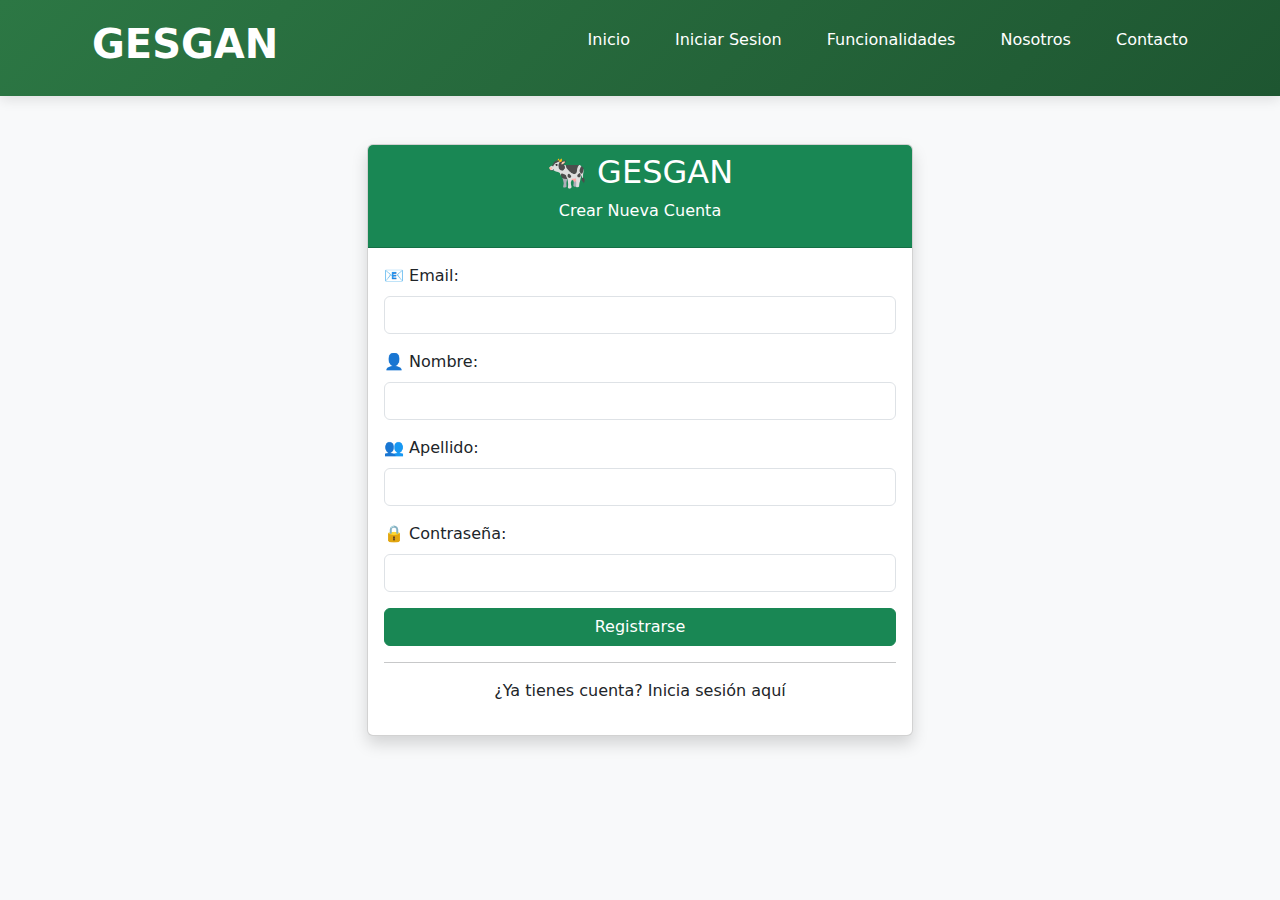
<file: aplicacion-web-gesgan/src/main/resources/templates/auth/registro.html>
<!DOCTYPE html>
<html xmlns:th="http://www.thymeleaf.org">
<head>
    <meta charset="UTF-8">
    <title>GESGAN - Registro</title>
    <link href="https://cdn.jsdelivr.net/npm/bootstrap@5.1.3/dist/css/bootstrap.min.css" rel="stylesheet">
</head>
<style>
    /* Header */
        header {
            background: linear-gradient(135deg, #2c7744 0%, #1e5631 100%);
            color: white;
            padding: 20px 0;
            box-shadow: 0 4px 12px rgba(0, 0, 0, 0.1);
        }
        
        .header-content {
            display: flex;
            justify-content: space-between;
            align-items: center;
        }
        
        .logo {
            display: flex;
            align-items: center;
        }
        
        .logo h1 {
            font-size: 2.5rem;
            margin-left: 10px;
            font-weight: 700;
        }
        
        .logo-icon {
            font-size: 2.8rem;
            color: #a4de02;
        }
        
        nav ul {
            display: flex;
            list-style: none;
        }
        
        nav ul li {
            margin-left: 25px;
        }
        
        nav ul li a {
            color: white;
            text-decoration: none;
            font-weight: 500;
            transition: color 0.3s;
            padding: 5px 10px;
            border-radius: 4px;
        }
        
        nav ul li a:hover {
            color: #a4de02;
            background-color: rgba(255, 255, 255, 0.1);
        }
</style>
<body class="bg-light">

        <header>
        <div class="container header-content">
            <div class="logo">
                <i class="fas fa-cow logo-icon"></i>
                <h1>GESGAN</h1>
            </div>
            <nav>
                <ul>
                    <li><a href="index.html">Inicio</a></li>
                    <li><a href="login.html">Iniciar Sesion</a></li>
                    <li><a href="#">Funcionalidades</a></li>
                    <li><a href="#">Nosotros</a></li>
                    <li><a href="#">Contacto</a></li>
                </ul>
            </nav>
        </div>
    </header>

    <div class="container mt-5">
        <div class="row justify-content-center">
            <div class="col-md-6">
                <div class="card shadow">
                    <div class="card-header bg-success text-white text-center">
                        <h2>🐄 GESGAN</h2>
                        <p>Crear Nueva Cuenta</p>
                    </div>
                    <div class="card-body">
                        <form th:action="@{/registro}" th:object="${usuario}" method="post">
                            <div class="mb-3">
                                <label class="form-label">📧 Email:</label>
                                <input type="email" th:field="*{email}" class="form-control" required>
                            </div>
                            
                            <div class="mb-3">
                                <label class="form-label">👤 Nombre:</label>
                                <input type="text" th:field="*{nombre}" class="form-control" required>
                            </div>
                            
                            <div class="mb-3">
                                <label class="form-label">👥 Apellido:</label>
                                <input type="text" th:field="*{apellido}" class="form-control" required>
                            </div>
                            
                            <div class="mb-3">
                                <label class="form-label">🔒 Contraseña:</label>
                                <input type="password" th:field="*{password}" class="form-control" required>
                            </div>
                            
                            <button type="submit" class="btn btn-success w-100">Registrarse</button>
                        </form>
                        
                        <hr>
                        <div class="text-center">
                            <p>¿Ya tienes cuenta? <a th:href="@{/login}">Inicia sesión aquí</a></p>
                        </div>
                    </div>
                </div>
            </div>
        </div>
    </div>
</body>
</html>
</file>
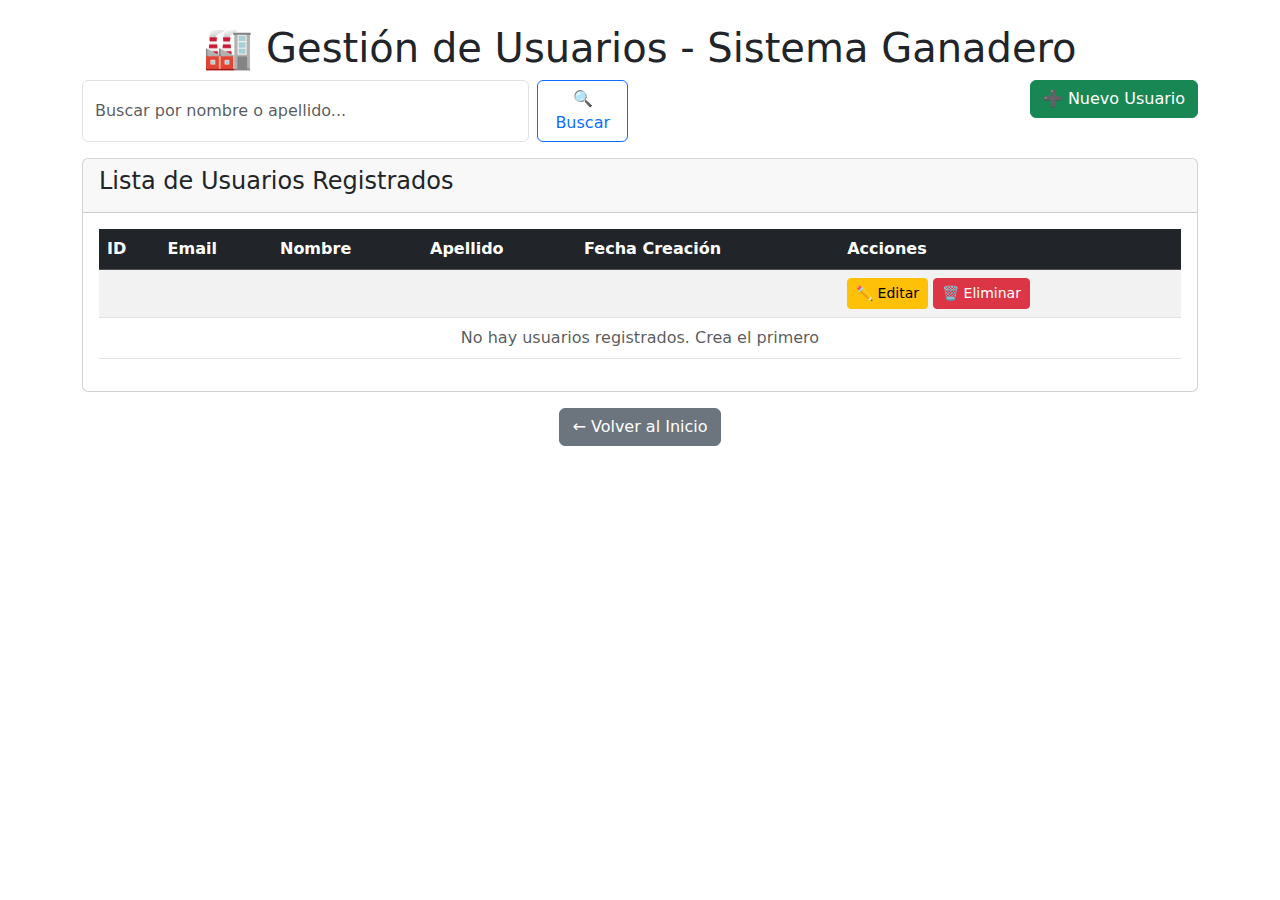
<file: aplicacion-web-gesgan/src/main/resources/templates/usuarios/lista.html>
<!DOCTYPE html>
<html xmlns:th="http://www.thymeleaf.org">
<head>
    <meta charset="UTF-8">
    <title>Gestión Ganadera - Usuarios</title>
    <link href="https://cdn.jsdelivr.net/npm/bootstrap@5.1.3/dist/css/bootstrap.min.css" rel="stylesheet">
</head>
<body>
    <div class="container mt-4">
        <h1 class="text-center">🏭 Gestión de Usuarios - Sistema Ganadero</h1>
        
        <!-- Barra de búsqueda -->
        <div class="row mb-3">
            <div class="col-md-6">
                <form th:action="@{/usuarios/buscar}" method="get" class="d-flex">
                    <input type="text" name="criterio" class="form-control me-2" 
                           placeholder="Buscar por nombre o apellido...">
                    <button type="submit" class="btn btn-outline-primary">🔍 Buscar</button>
                </form>
            </div>
            <div class="col-md-6 text-end">
                <a th:href="@{/usuarios/nuevo}" class="btn btn-success">➕ Nuevo Usuario</a>
            </div>
        </div>
        
        <!-- Tabla de usuarios -->
        <div class="card">
            <div class="card-header">
                <h4>Lista de Usuarios Registrados</h4>
            </div>
            <div class="card-body">
                <table class="table table-striped table-hover">
                    <thead class="table-dark">
                        <tr>
                            <th>ID</th>
                            <th>Email</th>
                            <th>Nombre</th>
                            <th>Apellido</th>
                            <th>Fecha Creación</th>
                            <th>Acciones</th>
                        </tr>
                    </thead>
                    <tbody>
                        <tr th:each="usuario : ${usuarios}" th:class="${usuarioStat.odd}? 'table-primary'">
                            <td th:text="${usuario.id}"></td>
                            <td th:text="${usuario.email}"></td>
                            <td th:text="${usuario.nombre}"></td>
                            <td th:text="${usuario.apellido}"></td>
                            <td th:text="${#temporals.format(usuario.fechaCreacion, 'dd/MM/yyyy HH:mm')}"></td>
                            <td>
                                <a th:href="@{/usuarios/editar/{id}(id=${usuario.id})}" 
                                   class="btn btn-warning btn-sm">✏️ Editar</a>
                                <a th:href="@{/usuarios/eliminar/{id}(id=${usuario.id})}" 
                                   class="btn btn-danger btn-sm"
                                   onclick="return confirm('¿Estás seguro de eliminar este usuario?')">🗑️ Eliminar</a>
                            </td>
                        </tr>
                        <tr th:if="${usuarios.empty}">
                            <td colspan="6" class="text-center text-muted">
                                No hay usuarios registrados. 
                                <a th:href="@{/usuarios/nuevo}">Crea el primero</a>
                            </td>
                        </tr>
                    </tbody>
                </table>
            </div>
        </div>
        
        <div class="mt-3 text-center">
            <a th:href="@{/}" class="btn btn-secondary">← Volver al Inicio</a>
        </div>


    </div>

    
    <script src="https://cdn.jsdelivr.net/npm/bootstrap@5.1.3/dist/js/bootstrap.bundle.min.js"></script>
</body>
</html>
</file>
